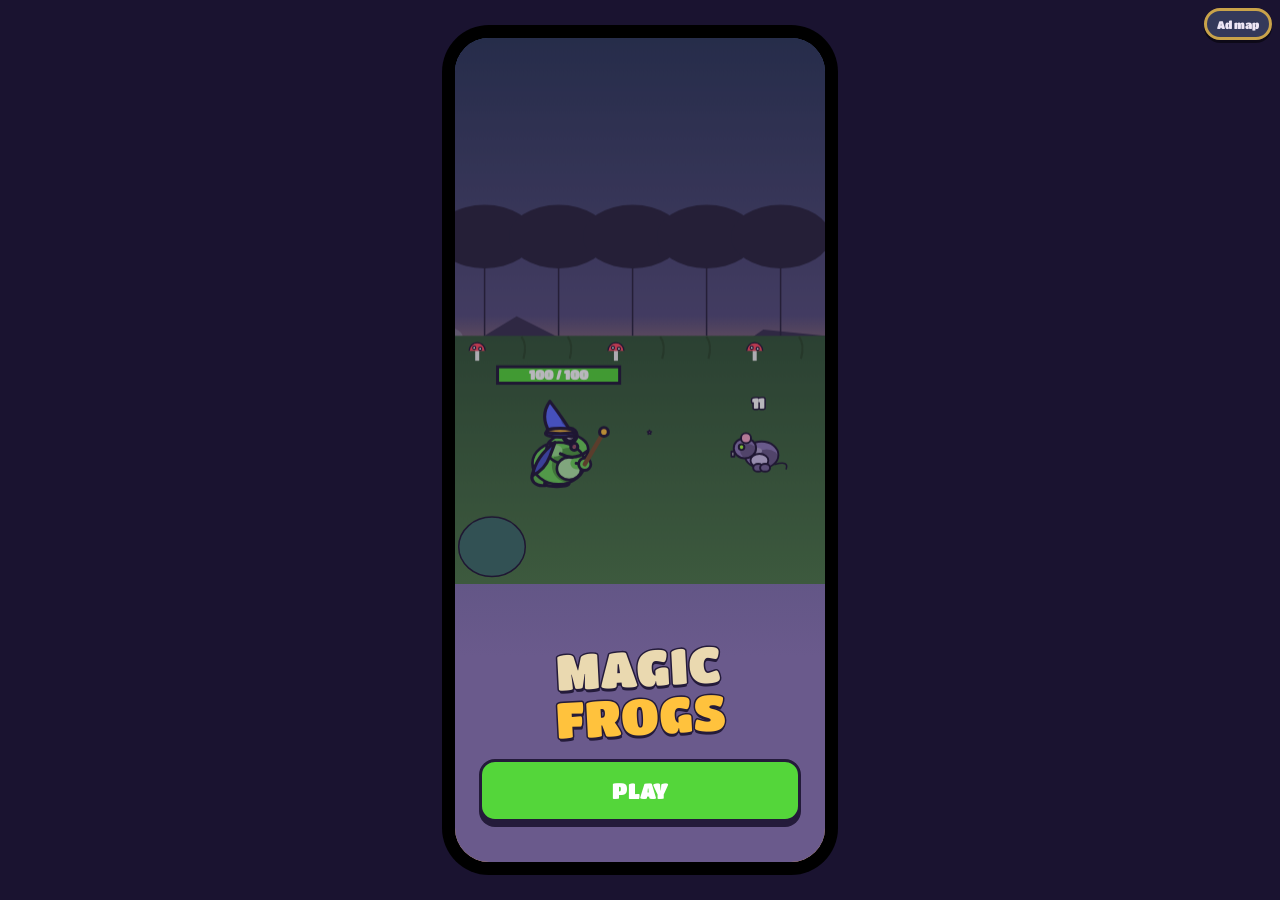
<file: index.html>
<!doctype html>
<html lang="en">
<head>
<meta charset="utf-8">
<meta name="viewport" content="width=device-width, initial-scale=1, viewport-fit=cover">
<meta name="theme-color" content="#1A1330">
<title>Magic Frogs</title>
<link rel="preconnect" href="https://fonts.googleapis.com">
<link rel="preconnect" href="https://fonts.gstatic.com" crossorigin>
<link href="https://fonts.googleapis.com/css2?family=Kreon:wght@400;700&family=Titan+One&display=swap" rel="stylesheet">
<link rel="stylesheet" href="style.css">
</head>
<body>
<div id="frame">
  <div id="phone">
    <div id="app">
      <div id="title" class="screen"></div>
      <div id="home" class="screen"></div>
      <div id="tower" class="screen"></div>
      <div id="frog" class="screen"></div>
      <div id="shop" class="screen"></div>
      <div id="pass" class="screen"></div>
      <div id="spellbook" class="screen"></div>
      <div id="daily" class="screen"></div>
      <div id="dailybrew" class="screen"></div>
      <div id="prerun" class="screen"></div>
      <div id="run" class="screen"></div>
      <div id="results" class="screen"></div>
      <nav id="navbar"></nav>
      <div id="revive" class="overlay"></div>
      <div id="spell-detail" class="overlay"></div>
      <div id="gear-detail" class="overlay"></div>
      <div id="ad" class="overlay"></div>
      <div id="admap" class="overlay"></div>
    </div>
  </div>
  <button id="admap-toggle" type="button">Ad map</button>
</div>

<div id="toast-host"></div>
<div id="test-flow-b" style="display:none"></div>

<svg id="icon-sprite-slot" hidden></svg>

<script src="meta.js"></script>
<script src="sim.js"></script>
<script src="sim-b.js"></script>
<script src="art.js"></script>
<script src="run-b.js"></script>
<script>
  (function () {
    try {
      if (window.Art && Art.ICON_SPRITE) {
        var slot = document.getElementById('icon-sprite-slot');
        slot.outerHTML = Art.ICON_SPRITE;
      }
    } catch (e) { /* icon sprite is cosmetic; a missing Art must not stop the page */ }
  })();
</script>
<script src="ui.js"></script>

</body>
</html>
</file>
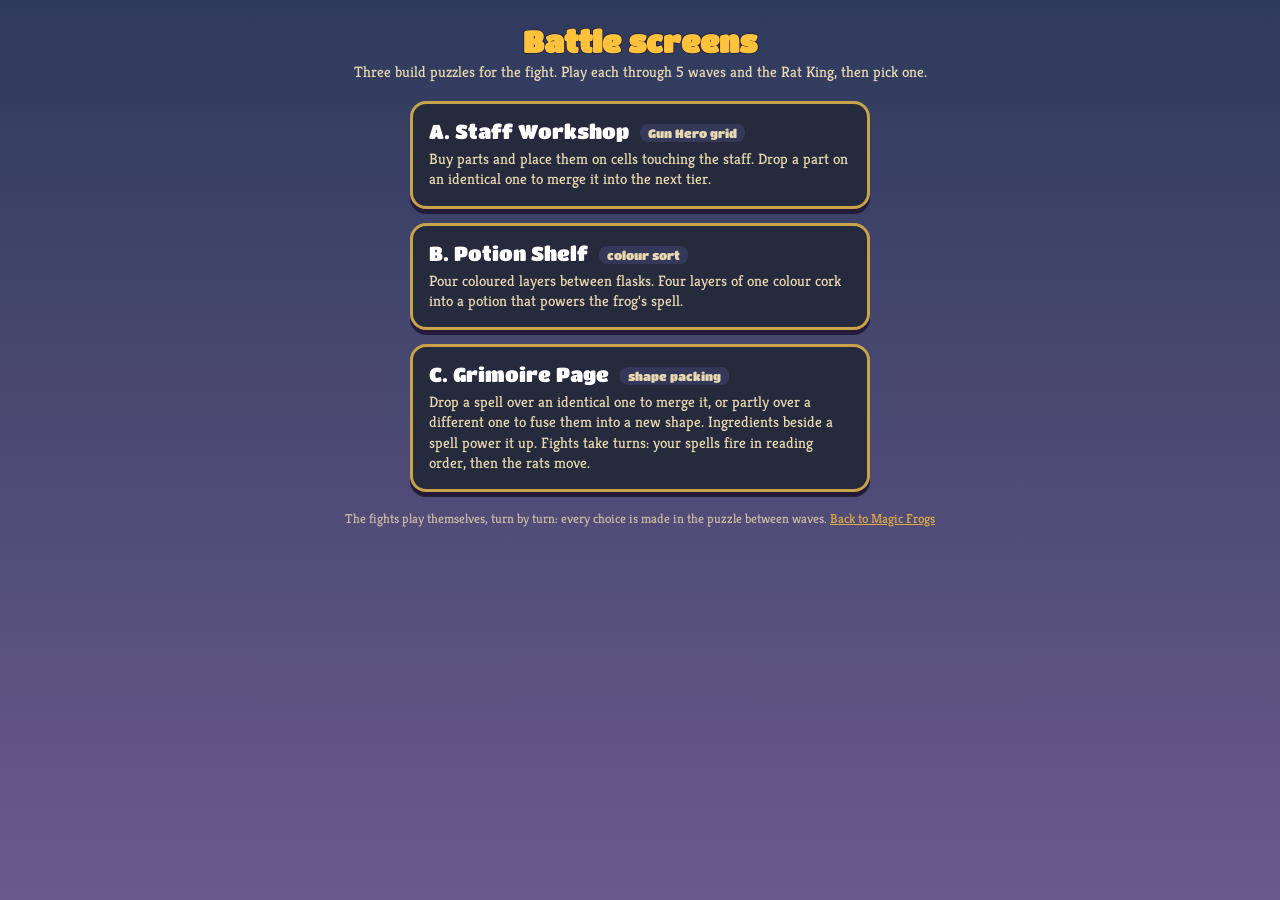
<file: battle-screens/index.html>
<!doctype html>
<html lang="en">
<head>
<meta charset="utf-8">
<meta name="viewport" content="width=device-width, initial-scale=1">
<title>Magic Frogs battle screens</title>
<link href="https://fonts.googleapis.com/css2?family=Kreon:wght@400;700&family=Titan+One&display=swap" rel="stylesheet">
<style>
  :root { --slate: #262A3D; --raised: #34395A; --trim: #C9A34A; --parch: #EAD9B0; --ink: #241B3A; --go: #54D63A; }
  * { box-sizing: border-box; }
  body { margin: 0; min-height: 100vh; background: linear-gradient(#2E3A5C, #6A5A8C); color: var(--parch); font-family: "Kreon", Georgia, serif; padding: 24px 16px; }
  h1 { font-family: "Titan One", "Arial Rounded MT Bold", sans-serif; color: #FFC23D; font-size: 30px; margin: 0 0 4px; text-align: center; -webkit-text-stroke: 1.5px var(--ink); paint-order: stroke fill; }
  p.lead { text-align: center; margin: 0 0 20px; font-size: 15px; }
  a.card { display: block; max-width: 460px; margin: 0 auto 14px; padding: 16px; background: var(--slate); border: 3px solid var(--trim); border-radius: 16px; box-shadow: 0 5px 0 var(--ink); color: var(--parch); text-decoration: none; }
  a.card:active { transform: translateY(3px); box-shadow: 0 2px 0 var(--ink); }
  .name { font-family: "Titan One", sans-serif; font-size: 20px; color: #fff; -webkit-text-stroke: 1px var(--ink); paint-order: stroke fill; }
  .tag { display: inline-block; font-size: 12px; background: var(--raised); border-radius: 8px; padding: 2px 8px; margin-left: 6px; vertical-align: middle; color: var(--parch); -webkit-text-stroke: 0; }
  .what { margin-top: 6px; font-size: 15px; line-height: 1.35; }
  .foot { text-align: center; font-size: 13px; opacity: 0.8; margin-top: 18px; }
  .foot a { color: #FFC23D; }
</style>
</head>
<body>
  <h1>Battle screens</h1>
  <p class="lead">Three build puzzles for the fight. Play each through 5 waves and the Rat King, then pick one.</p>
  <a class="card" href="a-staff-workshop/">
    <div class="name">A. Staff Workshop <span class="tag">Gun Hero grid</span></div>
    <div class="what">Buy parts and place them on cells touching the staff. Drop a part on an identical one to merge it into the next tier.</div>
  </a>
  <a class="card" href="b-potion-shelf/">
    <div class="name">B. Potion Shelf <span class="tag">colour sort</span></div>
    <div class="what">Pour coloured layers between flasks. Four layers of one colour cork into a potion that powers the frog's spell.</div>
  </a>
  <a class="card" href="c-grimoire-page/">
    <div class="name">C. Grimoire Page <span class="tag">shape packing</span></div>
    <div class="what">Drop a spell over an identical one to merge it, or partly over a different one to fuse them into a new shape. Ingredients beside a spell power it up. Fights take turns: your spells fire in reading order, then the rats move.</div>
  </a>
  <p class="foot">The fights play themselves, turn by turn: every choice is made in the puzzle between waves. <a href="../">Back to Magic Frogs</a></p>
</body>
</html>
</file>
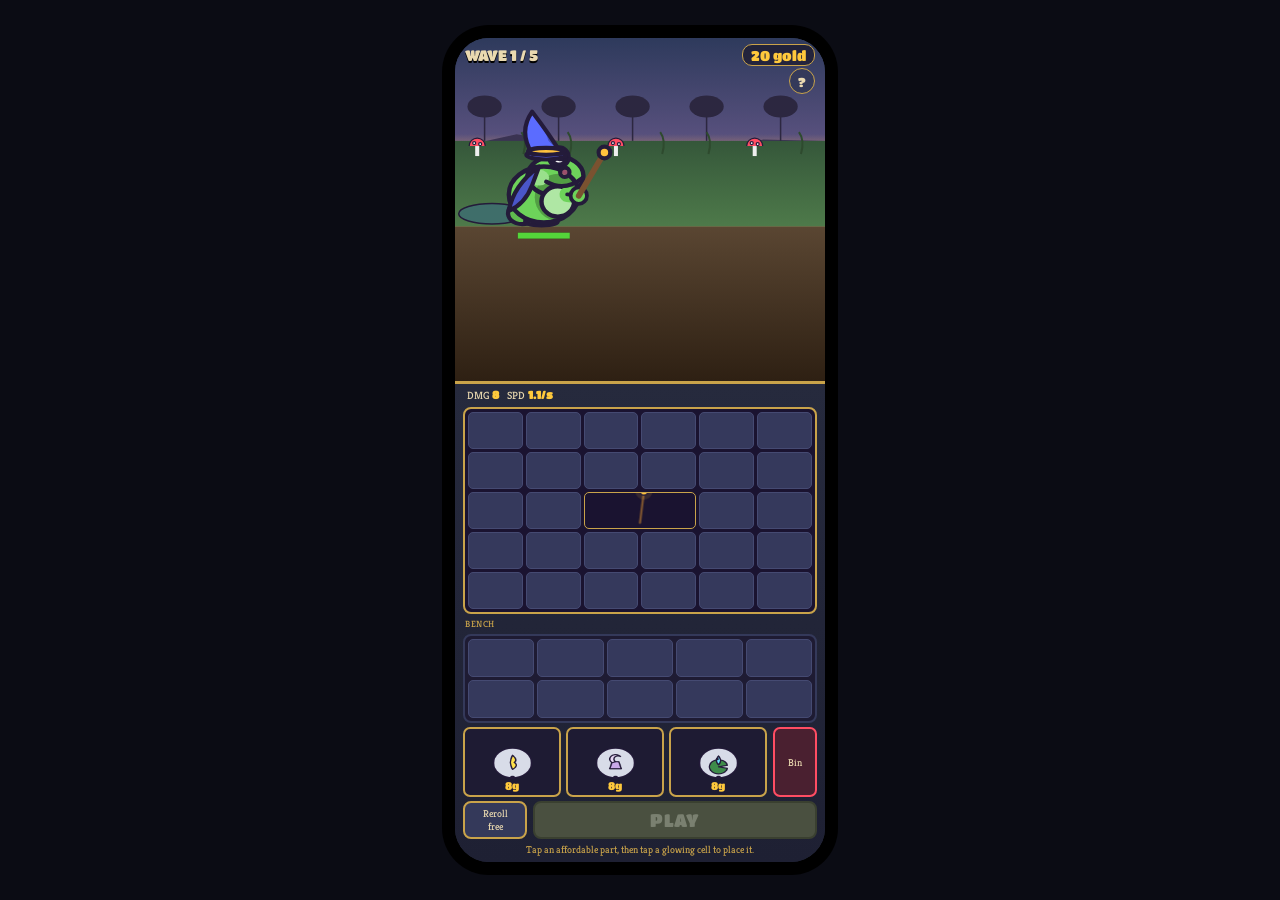
<file: battle-screens/a-staff-workshop/index.html>
<!doctype html>
<html lang="en">
<head>
<meta charset="utf-8">
<meta name="viewport" content="width=device-width, initial-scale=1">
<title>Staff Workshop</title>
<link rel="preconnect" href="https://fonts.googleapis.com">
<link rel="preconnect" href="https://fonts.gstatic.com" crossorigin>
<link href="https://fonts.googleapis.com/css2?family=Kreon:wght@400;700&family=Titan+One&display=swap" rel="stylesheet">
<link rel="stylesheet" href="style.css">
</head>
<body>
<div id="frame">
  <div id="phone">
    <div id="fight-wrap">
      <canvas id="fight"></canvas>
      <div id="hud">
        <div id="hud-wave" class="rb-hud-wave">WAVE 1 / 5</div>
        <div id="hud-gold"><span id="gold-value">20</span> gold</div>
      </div>
      <button id="btn-help" type="button">?</button>
    </div>

    <div id="build">
      <div id="stats-bar"></div>

      <div id="grid"></div>

      <div id="bench-label">Bench</div>
      <div id="bench"></div>

      <div id="tray-row">
        <div id="shop"></div>
        <div id="bin" title="Sell"><span>Bin</span></div>
      </div>

      <div id="controls-row">
        <button id="btn-reroll" type="button">Reroll<br><span id="reroll-cost">free</span></button>
        <button id="btn-play" type="button" disabled>PLAY</button>
      </div>

      <div id="hint-line"></div>
      <div id="lock-badge">LOCKED</div>
    </div>

    <div id="overlay-help" class="overlay hidden">
      <div class="overlay-card">
        <h2>How to play</h2>
        <p>Buy a part, then tap it and tap a glowing cell to place it next to the staff.</p>
        <p>Drop an identical part onto another one to merge it up a tier.</p>
        <p>Press PLAY when ready. The build decides how hard the frog hits.</p>
        <button id="btn-help-close" type="button">Got it</button>
      </div>
    </div>

    <div id="overlay-end" class="overlay hidden">
      <div class="overlay-card">
        <h2 id="end-title">Victory</h2>
        <p id="end-text"></p>
        <button id="btn-retry" type="button">Retry</button>
      </div>
    </div>
  </div>
</div>

<script src="../_shared/art.js"></script>
<script src="../_shared/meta.js"></script>
<script src="game.js"></script>
</body>
</html>
</file>
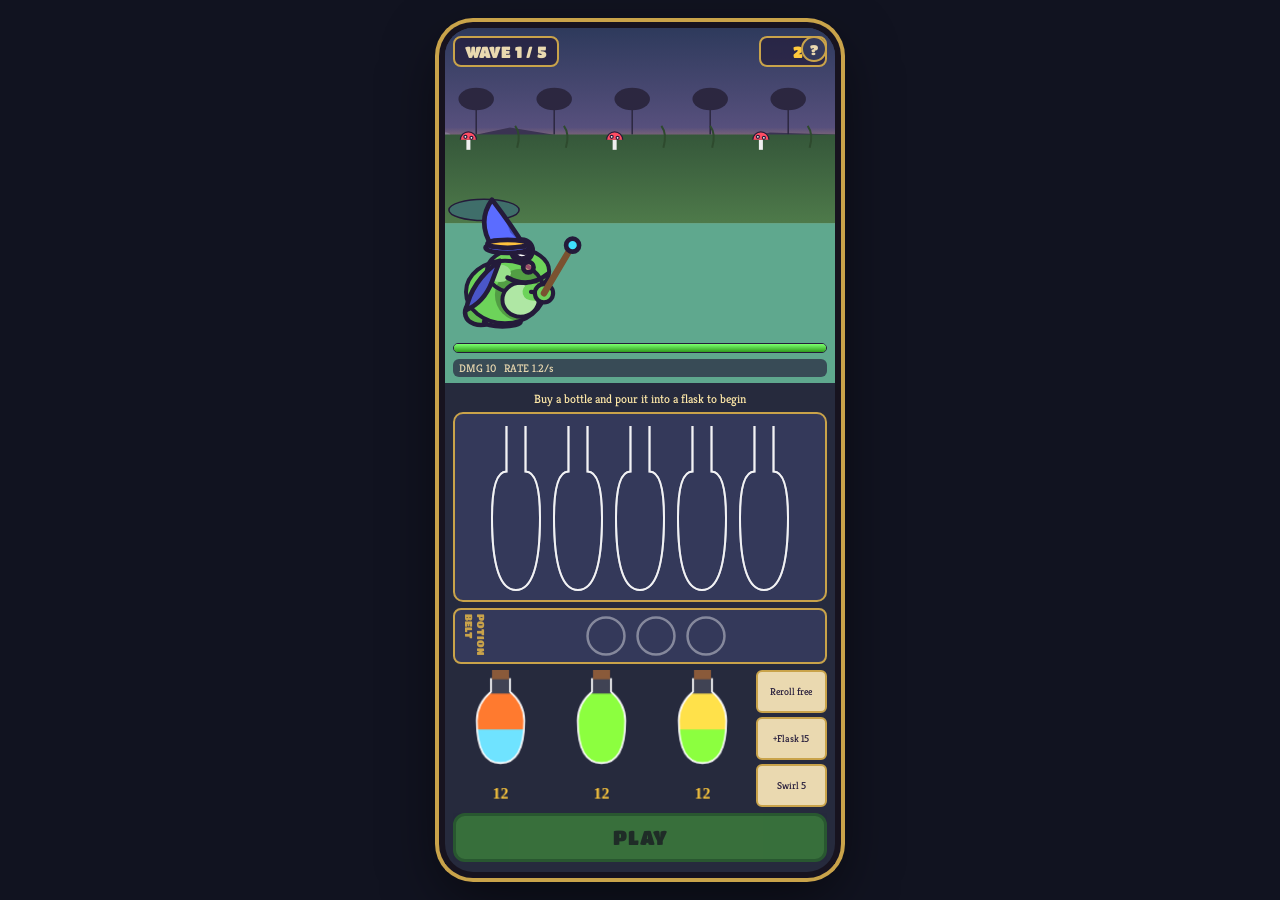
<file: battle-screens/b-potion-shelf/index.html>
<!doctype html>
<html lang="en">
<head>
<meta charset="utf-8">
<meta name="viewport" content="width=device-width, initial-scale=1">
<title>Potion Shelf - Magic Frogs prototype B</title>
<link rel="preconnect" href="https://fonts.googleapis.com">
<link href="https://fonts.googleapis.com/css2?family=Kreon:wght@400;700&family=Titan+One&display=swap" rel="stylesheet">
<link rel="stylesheet" href="style.css">
</head>
<body>
<div id="stage">
  <div id="phone">
    <div id="fight-wrap">
      <canvas id="fight-canvas" width="390" height="355"></canvas>
      <div id="hud-top">
        <div id="hud-wave" class="hud-wave">WAVE 1 / 5</div>
        <div id="hud-gold"><svg class="icon" viewBox="0 0 24 24"><use href="#i-coin"></use></svg><span id="gold-num">20</span></div>
      </div>
      <div id="hud-hp-bar"><div id="hud-hp-fill"></div></div>
      <button id="btn-help" title="How to play">?</button>
      <div id="stats-bar">
        <span id="stat-dmg">DMG 10</span>
        <span id="stat-rate">RATE 1.2/s</span>
        <span id="stat-effects"></span>
      </div>
    </div>

    <div id="puzzle-wrap">
      <div id="hint-line" class="hint-line" hidden></div>

      <div id="shelf-row"></div>

      <div id="belt-row">
        <div class="belt-label">POTION BELT</div>
        <div id="belt-slots"></div>
      </div>

      <div id="shop-row">
        <div id="offers"></div>
        <div id="shop-tools">
          <button id="btn-reroll" class="btn-tool">Reroll <span id="reroll-cost">free</span></button>
          <button id="btn-buy-flask" class="btn-tool">+Flask <span id="flask-cost">15</span></button>
          <button id="btn-swirl" class="btn-tool">Swirl <span id="swirl-cost">5</span></button>
        </div>
      </div>

      <button id="btn-play">PLAY</button>

      <div id="lock-overlay" hidden>
        <svg class="icon icon-lock" viewBox="0 0 24 24"><use href="#i-lock"></use></svg>
        <div>Fighting...</div>
      </div>
    </div>

    <canvas id="fx-canvas" width="390" height="844"></canvas>

    <div id="refuse-line" class="refuse-line" hidden></div>

    <div id="help-overlay" hidden>
      <div id="help-box">
        <p>Tap a flask to lift it, tap another to pour. Same colour stacks pour together.</p>
        <p>Fill a flask with one colour to cork a potion. Potions on the belt power the frog's spell.</p>
        <p>Buy ingredient bottles between waves, then tap the bottle and a flask to pour it in.</p>
        <button id="btn-help-close">Got it</button>
      </div>
    </div>

    <div id="end-overlay" hidden>
      <div id="end-box">
        <div id="end-title">Victory</div>
        <button id="btn-retry">Retry</button>
      </div>
    </div>
  </div>
</div>
<script src="../_shared/art.js"></script>
<script src="../_shared/meta.js"></script>
<script src="app.js"></script>
</body>
</html>
</file>
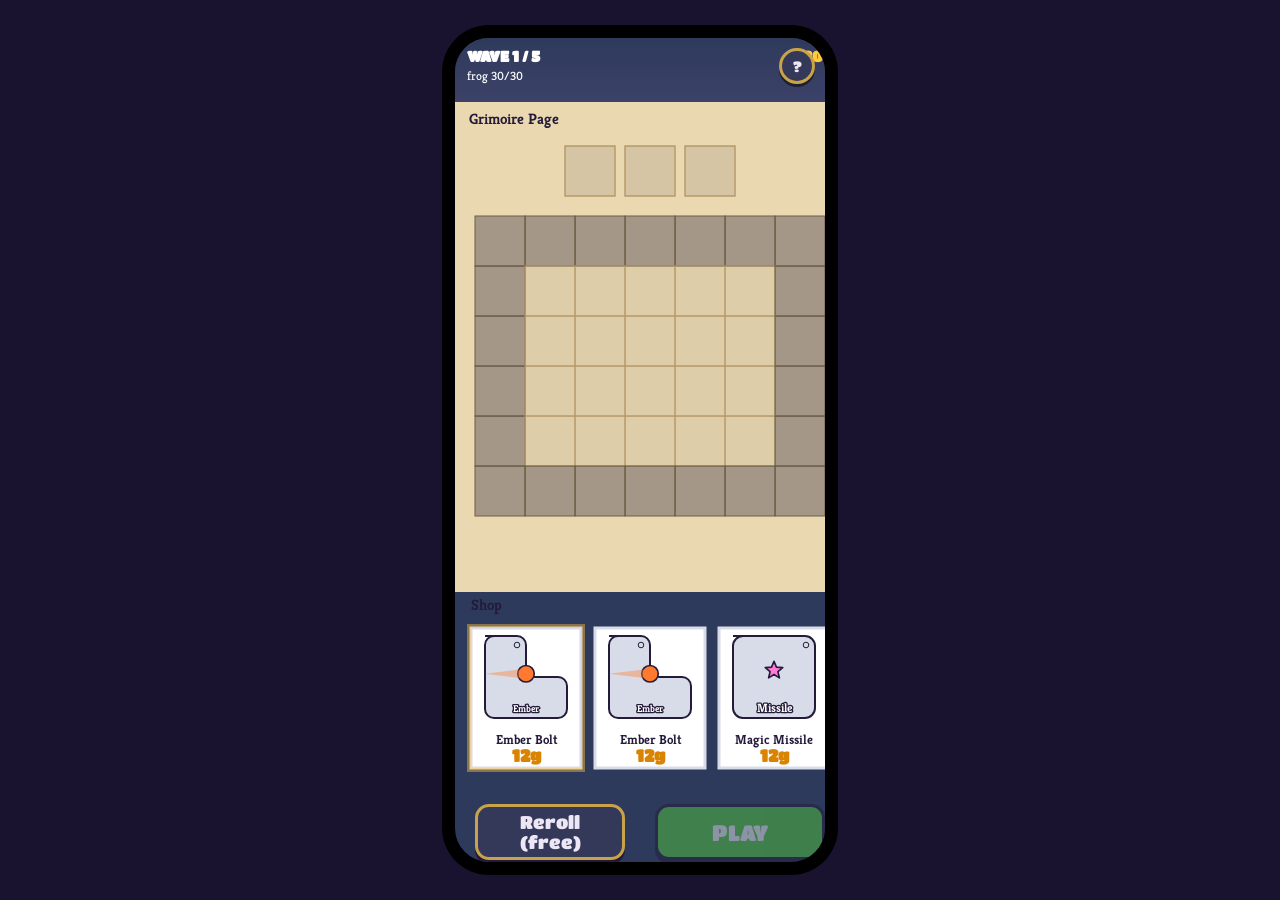
<file: battle-screens/c-grimoire-page/index.html>
<!doctype html>
<html lang="en">
<head>
<meta charset="utf-8">
<meta name="viewport" content="width=device-width, initial-scale=1">
<title>Grimoire Page</title>
<link rel="preconnect" href="https://fonts.googleapis.com">
<link rel="preconnect" href="https://fonts.gstatic.com" crossorigin>
<link href="https://fonts.googleapis.com/css2?family=Kreon:wght@400;700&family=Titan+One&display=swap" rel="stylesheet">
<link rel="stylesheet" href="style.css">
</head>
<body>
<div id="frame">
  <div id="phone">
    <canvas id="stage-fight" width="390" height="354"></canvas>
    <div id="page-panel">
      <canvas id="stage-page" width="390" height="490"></canvas>
    </div>
    <div id="shop-tray">
      <canvas id="stage-shop" width="390" height="290"></canvas>
      <button id="btn-reroll" type="button" class="ui-btn ui-btn-ghost">Reroll</button>
      <button id="btn-play" type="button" class="ui-btn ui-btn-go" disabled>PLAY</button>
    </div>
    <button id="btn-help" type="button" class="hud-btn">?</button>
    <button id="btn-rotate" type="button" class="hud-btn hidden">R</button>
    <button id="btn-retry" type="button" class="ui-btn ui-btn-go hidden">Retry</button>
    <div id="toast" class="toast"></div>
    <div id="howto" class="overlay hidden">
      <div class="panel">
        <p>Drag or tap a piece to pick it up, tap again to rotate it.</p>
        <p>Drop it on the page: green fits, red does not. Fully overlap a twin (gold) to merge it.</p>
        <p>Overlap a different spell of the same tier to fuse them: the new piece is the shape of both combined. Place an ingredient beside a spell (not on it) to buff every spell it touches.</p>
        <p>The fight is turn based: your spells fire in reading order (top row first, left to right), then the rats step. Line up ice before blast, poison before fire, and more, for a combo.</p>
        <button id="btn-howto-close" type="button" class="ui-btn ui-btn-go">Got it</button>
      </div>
    </div>
  </div>
</div>
<script src="../_shared/art.js"></script>
<script src="../_shared/meta.js"></script>
<script src="game.js"></script>
</body>
</html>
</file>
<file: style.css>
/* Magic Frogs prototype: shell styles. Art direction v2 (Milton, 2026-09-29):
   Slay the Spire mood meets Gun Hero readability. Dark slate UI panels with gold
   trim, parchment for the spell book and text boxes, Kreon for prose, Titan One
   still for numbers/prices/the logo. No dark mode: every colour set explicitly. */

:root {
  --ink: #241B3A;
  --sky: #7FD6FF; --sky-2: #D8F6FF;
  --grass: #8FDB54; --grass-2: #63B83A;
  --bog: #5FA88E;
  --road: #6F6A93; --road-2: #858AB0; --dash: #FFF3C4;
  --good: #2F86FF; --bad: #FF4D63; --gold: #FFC23D;
  --fire: #FF7A2F; --ice: #6FE3FF; --poison: #8CFF3F; --blast: #C35CFF; --storm: #FFE14A; --arcane: #FF7BD5;
  --panel: #FFF7E8; --panel-2: #FFE7B8;
  --go: #54D63A; --go-shade: #2F9C1E;
  --ad: #B44DFF; --ad-shade: #7F24C9;
  --buy: #FFB020; --buy-shade: #D98300;
  --coin: #FFC93C; --gem: #3FE0FF;
  --frame: #1A1330;
  --t1: #D8DCE8; --t2: #6EE06A; --t3: #4FA8FF; --t4: #B266FF; --t5: #FFC23D;

  /* v2: Slay the Spire dark UI + dusk bog mood */
  --slate: #262A3D; --slate-raised: #34395A; --trim: #C9A34A;
  --parchment: #EAD9B0; --parchment-ink: #241B3A;
  --dusk-top: #2E3A5C; --dusk-bot: #6A5A8C; --dusk-glow: #F2A65A;
  --fog: rgba(184, 198, 217, 0.25);
  --bog-ground: #4E7A4A; --bog-shade: #35573A; --bog-water: #3F6E6A;
}

* { box-sizing: border-box; }

svg { width: 18px; height: 18px; display: inline-block; vertical-align: middle; flex: 0 0 auto; }

html, body {
  margin: 0; padding: 0;
  background: var(--frame);
  font-family: "Kreon", Georgia, serif;
  font-weight: 400;
  color: var(--parchment-ink);
  -webkit-font-smoothing: antialiased;
  overflow: hidden;
  height: 100%;
}

body { height: 100vh; }

.titan { font-family: "Titan One", "Arial Rounded MT Bold", "Trebuchet MS", sans-serif; }

.tabular { font-variant-numeric: tabular-nums; }

.stroke {
  color: #fff;
  -webkit-text-stroke: 3px var(--ink);
  paint-order: stroke fill;
  text-shadow: 0 3px 0 var(--ink);
}

#frame {
  position: fixed; inset: 0;
  display: flex; align-items: center; justify-content: center;
  background: var(--frame);
}

#phone {
  position: relative;
  width: 390px; height: 844px;
  background: var(--dusk-top);
  border-radius: 44px;
  border: 10px solid #000;
  box-shadow: 0 0 0 3px #000;
  overflow: hidden;
}

@media (max-width: 500px) {
  #phone {
    position: fixed; inset: 0;
    width: 100%; height: 100%;
    max-width: 100vw;
    border-radius: 0; border: 0; box-shadow: none;
    padding-top: env(safe-area-inset-top);
    padding-bottom: env(safe-area-inset-bottom);
  }
  #frame { padding: 0; }
}

#app { position: absolute; inset: 0; width: 100%; max-width: 100%; }

.screen {
  position: absolute; inset: 0;
  display: none;
  flex-direction: column;
  background: linear-gradient(180deg, var(--dusk-top), var(--dusk-bot) 75%),
              linear-gradient(0deg, var(--dusk-glow) 0%, transparent 18%);
  overflow-y: auto;
  overflow-x: hidden;
  -webkit-overflow-scrolling: touch;
}
.screen::before {
  content: '';
  position: absolute; left: 0; right: 0; top: 30%; height: 40px;
  background: var(--fog);
  pointer-events: none;
}
.screen.on { display: flex; }

.overlay {
  position: absolute; inset: 0;
  z-index: 50;
  display: none;
  align-items: center; justify-content: center;
  background: rgba(20, 15, 35, 0.55);
}
.overlay.on { display: flex; }

.scrim {
  position: absolute; inset: 0;
  background: rgba(20, 15, 35, 0.3);
  z-index: 1;
}

/* ---- Buttons ---- */

button, .btn {
  font-family: "Titan One", sans-serif;
  font-size: 16px;
  color: #fff;
  background: var(--go);
  border: 3px solid var(--ink);
  border-radius: 16px;
  box-shadow: 0 5px 0 var(--ink);
  padding: 12px 18px;
  min-height: 44px;
  min-width: 44px;
  cursor: pointer;
  display: inline-flex; align-items: center; justify-content: center;
  gap: 6px;
  -webkit-tap-highlight-color: transparent;
  user-select: none;
  transition: transform 0.05s;
}
button:active, .btn:active { transform: translateY(3px); box-shadow: 0 2px 0 var(--ink); }
button:focus-visible, .btn:focus-visible { outline: 3px solid var(--gold); outline-offset: 2px; }

.btn-go { background: var(--go); border-color: var(--ink); }
.btn-ad { background: var(--ad); }
.btn-buy { background: var(--buy); }
.btn-ghost { background: var(--slate-raised); color: #EDE6F5; border-color: var(--trim); box-shadow: 0 5px 0 rgba(0,0,0,0.5); }
.btn-ghost:active { box-shadow: 0 2px 0 rgba(0,0,0,0.5); }
.btn-text {
  background: none; border: none; box-shadow: none; color: var(--ink);
  text-decoration: underline; font-family: "Kreon", Georgia, serif; font-weight: 700; font-size: 14px;
}
.btn-lock { background: #9A93B0; }
.btn-small { padding: 8px 12px; font-size: 13px; min-height: 36px; }
.btn-block { width: 100%; }

.icon-ad { width: 20px; height: 20px; }

/* ---- Panels / cards ---- */

.panel {
  position: relative;
  background: var(--slate);
  color: #EDE6F5;
  border: 3px solid var(--trim);
  border-radius: 18px;
  box-shadow: 0 5px 0 rgba(0, 0, 0, 0.5);
  padding: 14px;
}
.panel::before, .panel::after {
  content: '';
  position: absolute;
  width: 8px; height: 8px;
  background: var(--trim);
  transform: rotate(45deg);
}
.panel::before { top: -4px; left: -4px; }
.panel::after { bottom: -4px; right: -4px; }

.panel-raised { background: var(--slate-raised); }

.parchment {
  background: var(--parchment);
  color: var(--parchment-ink);
  border: 2px solid var(--trim);
  border-radius: 12px;
  padding: 8px 10px;
}

.card { margin: 10px 16px; }

.row { display: flex; align-items: center; gap: 10px; min-width: 0; flex-wrap: wrap; }
.col { display: flex; flex-direction: column; gap: 8px; min-width: 0; }
.between { justify-content: space-between; }
.wrap { flex-wrap: wrap; }
.grow { flex: 1 1 auto; min-width: 0; }
.center { align-items: center; justify-content: center; }

.pill {
  background: var(--slate-raised);
  color: #EDE6F5;
  border: 3px solid var(--trim);
  border-radius: 999px;
  box-shadow: 0 3px 0 rgba(0, 0, 0, 0.5);
  padding: 4px 10px 4px 6px;
  display: inline-flex; align-items: center; gap: 6px;
  font-family: "Titan One", sans-serif; font-size: 14px;
}
.pill .add {
  width: 20px; height: 20px; border-radius: 50%;
  background: var(--go); border: 2px solid var(--ink);
  display: inline-flex; align-items: center; justify-content: center;
  color: #fff; font-size: 14px; line-height: 1;
}

/* ---- Top bars, nav ---- */

.topbar {
  position: relative; z-index: 2;
  display: flex; align-items: center; gap: 8px; flex-wrap: wrap;
  padding: 10px 12px;
  flex: 0 0 auto;
}

.avatar {
  width: 48px; height: 48px; border-radius: 50%;
  border: 3px solid var(--trim); background: var(--parchment);
  overflow: hidden;
}
.avatar canvas { width: 100%; height: 100%; }

#navbar {
  position: absolute; left: 0; right: 0; bottom: 0;
  z-index: 40;
  display: none;
  background: var(--slate);
  border-top: 3px solid var(--trim);
  padding: 6px 4px calc(6px + env(safe-area-inset-bottom, 0px));
  justify-content: space-around;
  align-items: flex-end;
}
#navbar.on { display: flex; }
.navbtn {
  background: none; border: none; box-shadow: none; color: #B9B3D6;
  flex-direction: column; gap: 2px; font-family: "Kreon", Georgia, serif; font-weight: 700; font-size: 11px;
  padding: 4px 6px; min-height: 44px;
}
.navbtn svg { width: 22px; height: 22px; }
.navbtn.active { color: var(--go-shade); }
.navbtn.raised {
  background: var(--go); color: #fff; border: 3px solid var(--ink); border-radius: 16px;
  box-shadow: 0 4px 0 var(--ink); transform: translateY(-10px); padding: 8px 10px;
}
.navbtn.raised.active { background: var(--go-shade); }

.dot {
  position: absolute; top: 2px; right: 2px;
  width: 10px; height: 10px; border-radius: 50%;
  background: var(--bad); border: 2px solid var(--ink);
}

/* ---- Toast ---- */

#toast-host {
  position: fixed; left: 0; right: 0; bottom: 90px;
  z-index: 200; display: flex; flex-direction: column; align-items: center; gap: 8px;
  pointer-events: none;
}
.toast {
  background: var(--ink); color: #fff;
  border-radius: 12px; padding: 10px 16px;
  font-family: "Kreon", Georgia, serif; font-weight: 700; font-size: 14px;
  box-shadow: 0 3px 0 #000;
  max-width: 320px; text-align: center;
}

/* ---- Title screen ---- */

#title { justify-content: space-between; }
.title-logo {
  margin: 60px auto 0; transform: rotate(-3deg);
  text-align: center; line-height: 0.95;
}
.title-logo .l1 { display: block; font-size: 50px; color: var(--parchment); -webkit-text-stroke: 3px var(--ink); paint-order: stroke fill; }
.title-logo .l2 { display: block; font-size: 50px; color: var(--gold); -webkit-text-stroke: 3px var(--ink); paint-order: stroke fill; }
.title-core-btns { display: flex; flex-direction: column; gap: 14px; padding: 20px 24px 40px; }
.core-btn { flex-direction: column; padding: 16px; font-size: 22px; gap: 2px; }
.core-btn .sub { font-family: "Kreon", Georgia, serif; font-weight: 400; font-size: 12px; }
.title-stage { flex: 1 1 auto; position: relative; }
.title-stage canvas { position: absolute; inset: 0; width: 100%; height: 100%; }

/* ---- Home ---- */

#home .topbar { flex-wrap: wrap; }
.rankbar {
  height: 8px; border-radius: 6px; background: #fff; border: 2px solid var(--ink); overflow: hidden; width: 90px;
}
.rankbar > i { display: block; height: 100%; background: var(--gold); }
.topbar-row { display: flex; align-items: center; gap: 8px; width: 100%; }
.currencies { display: flex; gap: 6px; width: 100%; flex-wrap: wrap; justify-content: flex-end; min-width: 0; margin-top: 4px; }

.chapter-card { position: relative; }
.chapter-card .stage { height: 160px; border-radius: 14px; overflow: hidden; border: 3px solid var(--trim); position: relative; background: var(--dusk-top); }
.chapter-card .stage canvas { width: 100%; height: 100%; }
.chapter-card .chests { display: flex; gap: 8px; margin-top: 8px; }
.chest-icon { width: 30px; height: 30px; }

.home-cols { display: grid; grid-template-columns: minmax(0, 1fr) minmax(0, 1fr); gap: 10px; margin: 0 16px 100px; }
.home-cols .col { min-width: 0; }
.mini-card { padding: 10px; text-align: center; position: relative; min-width: 0; }
.mini-card svg { width: 28px; height: 28px; }

.play-big { font-size: 26px; padding: 16px; margin: 4px 16px 12px; }

/* ---- Tower / Wizards / Shop / Spellbook lists ---- */

.building-card, .wizard-card, .shop-card { margin-bottom: 10px; }
.building-card .head, .wizard-card .head { display: flex; align-items: center; gap: 10px; }
.building-card .icon-box, .wizard-card .icon-box { width: 48px; height: 48px; border-radius: 12px; background: var(--slate-raised); border: 2px solid var(--trim); display: flex; align-items: center; justify-content: center; }
.building-card .icon-box svg { width: 26px; height: 26px; }
.rank-name { font-family: "Titan One", sans-serif; }

.spellbook-grid { display: grid; grid-template-columns: repeat(3, minmax(0, 1fr)); gap: 10px; margin: 10px 16px 100px; }
.spell-page { padding: 10px; text-align: center; aspect-ratio: 1; display: flex; flex-direction: column; align-items: center; justify-content: center; gap: 4px; }
.spell-page.blank { background: #C9B98C; color: #8A7A55; border-color: #8A7A55; }
.spell-page .name { font-size: 11px; font-family: "Kreon", Georgia, serif; font-weight: 700; }
.elem-dot { width: 10px; height: 10px; border-radius: 50%; display: inline-block; margin: 0 1px; border: 1.5px solid var(--ink); }

/* ---- Daily ---- */

.daily-grid { display: grid; grid-template-columns: repeat(4, minmax(0, 1fr)); gap: 8px; margin: 10px 16px; }
.daily-day { padding: 8px; text-align: center; font-size: 11px; }
.daily-day.claimed { background: var(--go); color: #fff; }
.daily-day.today { border-color: var(--gold); box-shadow: 0 5px 0 var(--gold); }

/* ---- Prerun ---- */

#prerun { align-items: center; justify-content: center; gap: 14px; padding: 20px; }
#prerun .panel { width: 100%; max-width: 340px; }

/* ---- Results ---- */

#results { align-items: center; justify-content: center; gap: 12px; padding: 20px; text-align: center; }
#results .panel { width: 100%; max-width: 340px; }
.stat-line { display: flex; justify-content: space-between; font-family: "Kreon", Georgia, serif; font-weight: 700; }

/* ---- Revive overlay ---- */

#revive .panel, #ad .panel, #admap .panel { width: 320px; max-width: 88vw; }
#revive .cauldron-row { display: flex; gap: 4px; overflow-x: auto; padding: 6px 0; }
#revive .cauldron-row .cell { width: 28px; height: 28px; border-radius: 6px; border: 2px solid var(--trim); background: var(--slate-raised); flex: 0 0 auto; }

/* ---- Ad mock ---- */

.ad-mock { text-align: center; }
.ad-video { background: #333; color: #ccc; border-radius: 10px; height: 160px; display: flex; align-items: center; justify-content: center; margin: 10px 0; font-family: "Kreon", Georgia, serif; }
.ad-close { position: absolute; top: -18px; right: -18px; width: 44px; height: 44px; border-radius: 50%; padding: 0; background: var(--ink); }

/* ---- Designer panel ---- */

#admap-toggle {
  position: fixed; top: 8px; right: 8px; z-index: 300;
  font-size: 11px; padding: 6px 10px; min-height: 32px; background: var(--slate-raised); color: #EDE6F5; border-color: var(--trim); box-shadow: 0 3px 0 rgba(0,0,0,0.5);
}
@media (max-width: 500px) {
  #admap-toggle {
    top: auto; right: auto;
    left: 6px; bottom: calc(64px + env(safe-area-inset-bottom, 0px));
    font-size: 9px; padding: 4px 8px; min-height: 26px;
    opacity: 0.5;
  }
}
#admap .panel { max-height: 80vh; overflow-y: auto; }
#admap table { width: 100%; border-collapse: collapse; font-size: 11px; }
#admap td, #admap th { border-bottom: 1px solid var(--ink); padding: 4px; text-align: left; }
.ad-tag {
  display: inline-flex; align-items: center; gap: 3px;
  background: var(--ad); color: #fff; border: 2px solid var(--ink); border-radius: 8px;
  font-size: 10px; padding: 1px 5px; margin-left: 4px; font-family: "Titan One", sans-serif;
}

/* ---- Home: Pass round button ---- */

.pass-round {
  width: 44px; height: 44px; min-width: 44px; min-height: 44px;
  border-radius: 50%; padding: 0;
  background: var(--slate-raised); border-color: var(--trim);
  box-shadow: 0 3px 0 rgba(0, 0, 0, 0.5);
  flex: 0 0 auto;
}
.pass-round svg { width: 22px; height: 22px; }

/* ---- Section titles shared by Shop / Spell Book / Frog ---- */

.shop-section-title {
  font-family: "Titan One", sans-serif; font-size: 13px; color: var(--parchment);
  margin: 14px 16px 6px;
}

/* ---- Spell Book ---- */

.spellbook-grid { display: grid; grid-template-columns: repeat(3, minmax(0, 1fr)); gap: 10px; margin: 10px 16px; }
.spell-tile {
  padding: 8px; text-align: center; aspect-ratio: 1;
  display: flex; flex-direction: column; align-items: center; justify-content: center; gap: 2px;
  border-width: 3px; min-width: 0;
}
.spell-tile canvas { width: 56%; height: 56%; }
.spell-tile.locked { opacity: 0.55; }
.spell-tile.dim { background: #4A4560; border-color: #6A6482; }
.spell-tile .name { font-size: 11px; font-family: "Kreon", Georgia, serif; font-weight: 700; }

/* ---- Frog ---- */

.frog-stage-wrap { position: relative; height: 220px; flex-shrink: 0; margin: 8px 16px; }
#frog-stage-canvas { position: absolute; inset: 0; width: 100%; height: 100%; }
.frog-slots {
  position: absolute; left: 0; right: 0; bottom: 0;
  display: flex; justify-content: space-around; padding: 0 4px 4px;
  pointer-events: none;
}
.frog-slot-btn {
  pointer-events: auto;
  background: rgba(38, 42, 61, 0.85); border: 2px solid var(--trim); border-radius: 10px;
  box-shadow: none; padding: 4px; min-height: 0; min-width: 0;
  flex-direction: column; gap: 2px; color: #EDE6F5; font-size: 9px;
  font-family: "Kreon", Georgia, serif; font-weight: 700;
}
.frog-slot-btn:active { transform: none; }
.frog-slot-btn.empty { opacity: 0.6; }
.frog-slot-canvas { width: 40px; height: 40px; }

.gear-inventory-grid { display: grid; grid-template-columns: repeat(4, minmax(0, 1fr)); gap: 8px; margin: 8px 16px; }
.gear-inv-card {
  background: var(--slate); border: 2px solid var(--trim); border-radius: 12px;
  box-shadow: none; padding: 6px; min-height: 0;
  flex-direction: column; gap: 2px; color: #EDE6F5;
}
.gear-inv-card:active { transform: none; }
.gear-inv-card.equipped { border-color: var(--gold); box-shadow: 0 0 0 2px var(--gold) inset; }
.gear-inv-canvas { width: 44px; height: 44px; }

.set-row { display: flex; flex-direction: column; gap: 4px; }
.set-icons { display: flex; gap: 6px; }
.set-icon-canvas { width: 26px; height: 26px; border-radius: 6px; background: rgba(255,255,255,0.06); }
.set-icon-canvas.dim { opacity: 0.3; }

/* ---- Shop ---- */

.offer-banner { text-align: center; background: linear-gradient(180deg, var(--slate-raised), var(--slate)); }
.offer-countdown { font-family: "Titan One", sans-serif; font-size: 12px; color: var(--gold); margin-top: 4px; }

.daily-shop-grid { display: grid; grid-template-columns: repeat(2, minmax(0, 1fr)); gap: 10px; margin: 10px 16px; }
.daily-shop-card { text-align: center; }
.shop-item-canvas { width: 56px; height: 56px; }

.gem-pack-row { display: flex; gap: 8px; margin: 10px 16px 100px; }
.gem-pack-card { flex: 1 1 0; text-align: center; min-width: 0; }
.gem-pack-icon { width: 26px; height: 26px; }

/* ---- Locked ---- */

.locked-block { text-align: center; padding: 40px 24px; opacity: 0.85; }
.locked-block svg { width: 48px; height: 48px; margin-bottom: 10px; }
</file>
<file: battle-screens/a-staff-workshop/style.css>
:root {
  --slate: #262A3D;
  --slate2: #34395A;
  --gold: #C9A34A;
  --parchment: #EAD9B0;
  --go: #54D63A;
  --ad: #B44DFF;
  --buy: #FFB020;
  --good: #2F86FF;
  --bad: #FF4D63;
  --ink: #241B3A;
}

* { box-sizing: border-box; -webkit-tap-highlight-color: transparent; }

html, body {
  margin: 0; padding: 0; height: 100%;
  background: #0B0C14;
  font-family: Kreon, Georgia, serif;
  color: var(--parchment);
  touch-action: manipulation;
  overscroll-behavior: none;
  user-select: none;
}

#frame {
  position: fixed; inset: 0;
  display: flex; align-items: center; justify-content: center;
  background: #0B0C14;
}

#phone {
  position: relative;
  width: 390px; height: 844px;
  background: var(--slate);
  border-radius: 44px;
  border: 10px solid #000;
  box-shadow: 0 0 0 3px #000;
  overflow: hidden;
  display: flex;
  flex-direction: column;
}

@media (max-width: 500px) {
  #phone {
    position: fixed; inset: 0;
    width: 100%; height: 100%;
    border-radius: 0; border: 0; box-shadow: none;
    padding-top: env(safe-area-inset-top);
    padding-bottom: env(safe-area-inset-bottom);
  }
}

#fight-wrap {
  position: relative;
  flex: 0 0 42%;
  min-height: 0;
  background: #2E3A5C;
  border-bottom: 3px solid var(--gold);
}

#fight { display: block; width: 100%; height: 100%; }

#hud {
  position: absolute; top: 6px; left: 0; right: 0;
  display: flex; align-items: center; justify-content: space-between;
  padding: 0 10px;
  pointer-events: none;
}

#hud-wave {
  font-family: "Titan One", cursive;
  font-size: 15px;
  color: var(--parchment);
  text-shadow: 0 2px 0 #000;
}

#hud-gold {
  font-family: "Titan One", cursive;
  font-size: 14px;
  color: #FFC93C;
  background: rgba(20, 16, 30, 0.55);
  border: 1px solid var(--gold);
  border-radius: 10px;
  padding: 2px 8px;
}

#btn-help {
  position: absolute; top: 30px; right: 10px;
  width: 26px; height: 26px;
  border-radius: 50%;
  background: var(--slate2);
  border: 1px solid var(--gold);
  color: var(--parchment);
  font-family: "Titan One", cursive;
  font-size: 13px;
  line-height: 1;
  z-index: 5;
}

#build {
  flex: 1 1 0;
  min-height: 0;
  display: flex;
  flex-direction: column;
  gap: 4px;
  padding: 4px 8px 6px;
  background: linear-gradient(180deg, var(--slate), #1E2033);
  position: relative;
  transition: opacity 0.2s;
}

#build.locked { opacity: 0.55; pointer-events: none; }

#lock-badge {
  display: none;
  position: absolute;
  left: 50%; top: 50%;
  transform: translate(-50%, -50%);
  background: rgba(20, 16, 30, 0.85);
  border: 1px solid var(--gold);
  border-radius: 8px;
  padding: 4px 12px;
  font-family: "Titan One", cursive;
  font-size: 13px;
  color: var(--gold);
  z-index: 6;
  pointer-events: none;
}
#lock-badge.on { display: block; }

#stats-bar {
  flex: 0 0 auto;
  display: flex; flex-wrap: wrap;
  gap: 3px 8px;
  font-size: 10.5px;
  padding: 1px 4px;
}
#stats-bar .stat {
  color: var(--parchment);
  white-space: nowrap;
}
#stats-bar .stat b { font-family: "Titan One", cursive; color: #FFC93C; }
#stats-bar .stat.tick { animation: statTick 0.5s ease-out; }
#stats-bar .plus {
  color: var(--go);
  font-weight: bold;
}
@keyframes statTick {
  0% { transform: scale(1.35); color: var(--go); }
  100% { transform: scale(1); }
}

#grid {
  flex: 5 1 0;
  min-height: 0;
  display: grid;
  grid-template-columns: repeat(6, 1fr);
  grid-template-rows: repeat(5, 1fr);
  gap: 3px;
  width: 100%;
  background: #1A1330;
  border: 2px solid var(--gold);
  border-radius: 8px;
  padding: 3px;
}

#bench-label {
  flex: 0 0 auto;
  font-size: 9px;
  color: var(--gold);
  letter-spacing: 0.06em;
  text-transform: uppercase;
  margin: 0 2px;
}

#bench {
  flex: 2 1 0;
  min-height: 0;
  display: grid;
  grid-template-columns: repeat(5, 1fr);
  grid-template-rows: repeat(2, 1fr);
  gap: 3px;
  width: 100%;
  background: #1E1B33;
  border: 2px solid var(--slate2);
  border-radius: 8px;
  padding: 3px;
}

.cell {
  position: relative;
  background: #35395C;
  border-radius: 5px;
  border: 1px solid #454A72;
  overflow: hidden;
}
.cell canvas { position: absolute; inset: 0; width: 100%; height: 100%; }

.cell.legal { background: rgba(47, 214, 58, 0.35); border-color: var(--go); }
.cell.illegal { background: rgba(255, 77, 99, 0.30); border-color: var(--bad); }
.cell.held { outline: 2px solid #FFC93C; outline-offset: -2px; }

.cell.staff-cell {
  background: #1A1330;
  border: 1px solid var(--gold);
}

.cell.bounce canvas { animation: bounce 0.28s ease-out; }
.cell.merge-flash canvas { animation: mergeFlash 0.4s ease-out; }
.cell.shake { animation: shake 0.3s ease-out; }

@keyframes bounce {
  0% { transform: scale(0.55); }
  60% { transform: scale(1.18); }
  100% { transform: scale(1); }
}
@keyframes mergeFlash {
  0% { transform: scale(0.7); filter: brightness(2.4); }
  50% { transform: scale(1.3); filter: brightness(1.8); }
  100% { transform: scale(1); filter: brightness(1); }
}
@keyframes shake {
  0%, 100% { transform: translateX(0); }
  25% { transform: translateX(-4px); }
  75% { transform: translateX(4px); }
}

#tray-row { flex: 0 0 70px; display: flex; gap: 6px; }
#shop {
  flex: 1;
  display: grid;
  grid-template-columns: repeat(3, 1fr);
  gap: 5px;
}
.offer {
  position: relative;
  background: #1E1B33;
  border: 2px solid var(--gold);
  border-radius: 7px;
  display: flex; flex-direction: column; align-items: center; justify-content: flex-end;
  padding: 2px 2px 3px;
}
.offer canvas { width: 70%; height: 58%; }
.offer .price {
  font-family: "Titan One", cursive;
  font-size: 11px;
  color: #FFC93C;
}
.offer.unaffordable { opacity: 0.4; }
.offer.sold { opacity: 0.15; }
.offer.hint { animation: pulse 1s ease-in-out infinite; }
@keyframes pulse {
  0%, 100% { box-shadow: 0 0 0 0 rgba(255, 194, 61, 0.7); }
  50% { box-shadow: 0 0 0 6px rgba(255, 194, 61, 0); }
}

#bin {
  flex: 0 0 44px;
  background: #4A2030;
  border: 2px solid var(--bad);
  border-radius: 7px;
  display: flex; align-items: center; justify-content: center;
  font-size: 10px;
  color: var(--parchment);
  text-align: center;
}
#bin.legal { background: rgba(255, 77, 99, 0.55); }

#controls-row { flex: 0 0 38px; display: flex; gap: 6px; }

#btn-reroll {
  flex: 0 0 64px;
  background: var(--slate2);
  border: 2px solid var(--gold);
  border-radius: 8px;
  color: var(--parchment);
  font-family: Kreon, serif;
  font-size: 10px;
  line-height: 1.3;
  padding: 2px;
}
#btn-reroll:disabled { opacity: 0.4; }

#btn-play {
  flex: 1;
  background: var(--go);
  border: 2px solid #2F9C1E;
  border-radius: 8px;
  color: #10280A;
  font-family: "Titan One", cursive;
  font-size: 18px;
  letter-spacing: 0.05em;
}
#btn-play:disabled { background: #4A5040; border-color: #3A4030; color: #7A8070; }
#btn-play.hint { animation: pulse 1s ease-in-out infinite; }

#hint-line {
  flex: 0 0 13px;
  font-size: 10px;
  color: var(--gold);
  text-align: center;
  overflow: hidden;
}

.overlay {
  position: absolute; inset: 0;
  display: flex; align-items: center; justify-content: center;
  background: rgba(10, 8, 16, 0.72);
  z-index: 20;
}
.overlay.hidden { display: none; }
.overlay-card {
  background: var(--parchment);
  color: var(--ink);
  border: 3px solid var(--gold);
  border-radius: 12px;
  padding: 18px 20px;
  width: 82%;
  max-width: 300px;
  text-align: center;
}
.overlay-card h2 {
  font-family: "Titan One", cursive;
  margin: 0 0 8px;
  font-size: 22px;
}
.overlay-card p { margin: 6px 0; font-size: 13px; line-height: 1.4; text-align: left; }
.overlay-card button {
  margin-top: 10px;
  background: var(--buy);
  border: 2px solid #D98300;
  border-radius: 8px;
  color: #3A2400;
  font-family: "Titan One", cursive;
  font-size: 15px;
  padding: 8px 20px;
}

.floating-dmg {
  position: absolute;
  font-family: "Titan One", cursive;
  font-size: 13px;
  color: #FF4D63;
  text-shadow: 0 1px 0 #000;
  pointer-events: none;
}
</file>
<file: battle-screens/b-potion-shelf/style.css>
/* Potion Shelf, Magic Frogs prototype B. Dark slate panels, gold trim, parchment text boxes,
   same frame as the other battle screen prototypes. */

:root {
  --slate: #262A3D;
  --slate-raised: #34395A;
  --gold: #C9A34A;
  --parchment: #EAD9B0;
  --ink: #241B3A;
  --go: #54D63A;
  --go-shade: #2F9C1E;
  --ad: #B44DFF;
  --buy: #FFB020;
  --buy-shade: #D98300;
  --bad: #FF4D63;
  --good-glow: #4CFF6E;
  --bad-glow: #FF5A5A;
}

* { box-sizing: border-box; }

/* The hidden attribute must win over any display set below (#lock-overlay, #help-overlay,
   #end-overlay all set display:flex for when they are shown). */
[hidden] { display: none !important; }

html, body {
  margin: 0;
  padding: 0;
  background: #111320;
  color: var(--parchment);
  font-family: Kreon, Georgia, serif;
  height: 100%;
  overflow: hidden;
}

#stage {
  width: 100%;
  height: 100vh;
  display: flex;
  align-items: center;
  justify-content: center;
}

#phone {
  position: relative;
  width: 390px;
  height: 844px;
  max-width: 100vw;
  max-height: 100vh;
  background: var(--slate);
  overflow: hidden;
  border: 0;
  box-shadow: 0 0 0 4px var(--gold);
}

@media (min-width: 501px) {
  #phone { border-radius: 28px; box-shadow: 0 0 0 6px #17131f, 0 0 0 10px var(--gold), 0 20px 60px rgba(0,0,0,0.6); }
}

/* ---- fight (top 42%) ---- */

#fight-wrap {
  position: relative;
  width: 390px;
  height: 355px;
  background: #2E3A5C;
  overflow: hidden;
  touch-action: none;
}

#fight-canvas { display: block; width: 390px; height: 355px; touch-action: none; }

#hud-top {
  position: absolute;
  top: 8px;
  left: 8px;
  right: 8px;
  display: flex;
  justify-content: space-between;
  align-items: center;
  pointer-events: none;
}

.hud-wave {
  font-family: "Titan One", cursive;
  font-size: 16px;
  color: var(--parchment);
  background: rgba(36,27,58,0.65);
  padding: 4px 10px;
  border-radius: 8px;
  border: 2px solid var(--gold);
}

#hud-gold {
  display: flex;
  align-items: center;
  gap: 4px;
  font-family: "Titan One", cursive;
  font-size: 16px;
  color: #FFC93C;
  background: rgba(36,27,58,0.65);
  padding: 4px 10px;
  border-radius: 8px;
  border: 2px solid var(--gold);
}
#hud-gold .icon { width: 18px; height: 18px; }

#hud-hp-bar {
  position: absolute;
  left: 8px;
  right: 8px;
  bottom: 30px;
  height: 10px;
  background: rgba(0,0,0,0.5);
  border: 1.5px solid var(--ink);
  border-radius: 5px;
  overflow: hidden;
}
#hud-hp-fill {
  height: 100%;
  width: 100%;
  background: linear-gradient(#7BFF6E, #2F9C1E);
  transition: width 0.2s linear;
}

#btn-help {
  position: absolute;
  top: 8px;
  right: 8px;
  width: 26px;
  height: 26px;
  border-radius: 50%;
  border: 2px solid var(--gold);
  background: var(--slate-raised);
  color: var(--parchment);
  font-family: "Titan One", cursive;
  font-size: 14px;
  z-index: 5;
}
/* moved to top-right of hud, but keep help button reachable above hud gold */
#hud-top ~ #btn-help { top: 8px; }

#stats-bar {
  position: absolute;
  left: 8px;
  right: 8px;
  bottom: 6px;
  display: flex;
  gap: 8px;
  font-size: 11px;
  color: var(--parchment);
  background: rgba(36,27,58,0.65);
  border-radius: 6px;
  padding: 2px 6px;
  flex-wrap: wrap;
}
#stats-bar span.tick-up { color: var(--good-glow); }

/* ---- puzzle (bottom 58%) ---- */

#puzzle-wrap {
  position: relative;
  width: 390px;
  height: 489px;
  padding: 8px 8px 10px;
  display: flex;
  flex-direction: column;
  gap: 6px;
}

.hint-line {
  font-size: 12px;
  color: #FFE9A8;
  text-align: center;
  animation: pulse-text 1s ease-in-out infinite;
}
@keyframes pulse-text { 0%,100% { opacity: 0.6; } 50% { opacity: 1; } }

#shelf-row {
  display: flex;
  justify-content: center;
  align-items: flex-end;
  gap: 6px;
  height: 190px;
  background: var(--slate-raised);
  border-radius: 10px;
  border: 2px solid var(--gold);
  padding: 6px;
}

#belt-row {
  display: flex;
  align-items: center;
  gap: 8px;
  background: var(--slate-raised);
  border-radius: 8px;
  border: 2px solid var(--gold);
  padding: 4px 8px;
  height: 56px;
}
.belt-label {
  font-family: "Titan One", cursive;
  font-size: 10px;
  color: var(--gold);
  writing-mode: vertical-rl;
  text-orientation: mixed;
}
#belt-slots { display: flex; gap: 6px; flex: 1; justify-content: center; }

#shop-row {
  display: flex;
  gap: 6px;
  align-items: stretch;
  flex: 1;
  min-height: 0;
}

#offers {
  display: flex;
  gap: 6px;
  flex: 1;
}

#shop-tools {
  display: flex;
  flex-direction: column;
  gap: 4px;
  width: 76px;
}

.btn-tool {
  font-family: Kreon, Georgia, serif;
  font-size: 10px;
  color: var(--ink);
  background: var(--parchment);
  border: 2px solid var(--gold);
  border-radius: 6px;
  padding: 4px 2px;
  flex: 1;
}
.btn-tool:disabled { opacity: 0.45; }
.btn-tool.pulse { animation: pulse-btn 0.9s ease-in-out infinite; }
@keyframes pulse-btn { 0%,100% { box-shadow: 0 0 0 0 rgba(255,176,32,0.7); } 50% { box-shadow: 0 0 0 6px rgba(255,176,32,0); } }

#btn-play {
  font-family: "Titan One", cursive;
  font-size: 20px;
  color: #163008;
  background: var(--go);
  border: 3px solid var(--go-shade);
  border-radius: 12px;
  padding: 10px;
  letter-spacing: 1px;
}
#btn-play:disabled { opacity: 0.4; }
#btn-play.pulse { animation: pulse-btn 0.9s ease-in-out infinite; }

#lock-overlay {
  position: absolute;
  left: 8px;
  right: 8px;
  top: 8px;
  bottom: 8px;
  background: rgba(20,16,32,0.55);
  border-radius: 10px;
  display: flex;
  flex-direction: column;
  align-items: center;
  justify-content: center;
  gap: 6px;
  font-size: 12px;
  color: var(--parchment);
  z-index: 4;
}
.icon-lock { width: 28px; height: 28px; }

#fx-canvas {
  position: absolute;
  inset: 0;
  width: 390px;
  height: 844px;
  pointer-events: none;
  z-index: 7;
}

.refuse-line {
  position: absolute;
  left: 8px;
  right: 8px;
  bottom: 96px;
  text-align: center;
  color: #FFD8D8;
  background: rgba(180,20,30,0.85);
  border-radius: 8px;
  padding: 4px 8px;
  font-size: 12px;
  z-index: 6;
  pointer-events: none;
}

#help-overlay, #end-overlay {
  position: absolute;
  inset: 0;
  background: rgba(10,8,16,0.78);
  display: flex;
  align-items: center;
  justify-content: center;
  z-index: 10;
}
#help-box, #end-box {
  width: 300px;
  background: var(--parchment);
  color: var(--ink);
  border: 3px solid var(--gold);
  border-radius: 12px;
  padding: 16px;
  text-align: center;
}
#help-box p { font-size: 13px; text-align: left; margin: 0 0 10px; }
#help-box button, #end-box button {
  font-family: "Titan One", cursive;
  font-size: 15px;
  color: #163008;
  background: var(--go);
  border: 2px solid var(--go-shade);
  border-radius: 8px;
  padding: 8px 18px;
}
#end-title {
  font-family: "Titan One", cursive;
  font-size: 26px;
  margin-bottom: 14px;
}

.icon { width: 22px; height: 22px; fill: currentColor; }

canvas.flask-canvas, canvas.bottle-canvas, canvas.belt-canvas {
  touch-action: none;
  cursor: pointer;
}
</file>
<file: battle-screens/c-grimoire-page/style.css>
/* Grimoire Page prototype (C). Same slate/gold/parchment look as the main prototype. */

* { box-sizing: border-box; }

html, body {
  margin: 0; padding: 0;
  background: #1A1330;
  font-family: "Kreon", Georgia, serif;
  color: #EDE6F5;
  -webkit-font-smoothing: antialiased;
  overflow: hidden;
  height: 100%;
}
body { height: 100vh; }

.titan { font-family: "Titan One", "Arial Rounded MT Bold", "Trebuchet MS", sans-serif; }

#frame {
  position: fixed; inset: 0;
  display: flex; align-items: center; justify-content: center;
  background: #1A1330;
}

#phone {
  position: relative;
  width: 390px; height: 844px;
  background: #2E3A5C;
  border-radius: 44px;
  border: 10px solid #000;
  box-shadow: 0 0 0 3px #000;
  overflow: hidden;
  transform-origin: center center;
}

/* JS sets a transform: scale(...) on #phone to fit any viewport; edge-to-edge
   (no rounded frame) once the viewport itself is phone width or narrower. */
#phone.fullscreen {
  border-radius: 0; border: 0; box-shadow: none;
}

#stage-fight {
  position: absolute; left: 0; top: 0;
  width: 390px; height: 354px;
  display: block;
}

/* The grimoire page (header/tray/grid). Sits just below the fight by default;
   slides up to cover most of the fight between waves. transform-only so the
   transition is cheap and never causes a layout jump. */
#page-panel {
  position: absolute; left: 0; top: 64px;
  width: 390px; height: 490px;
  transition: transform 320ms cubic-bezier(0.16, 1, 0.3, 1);
  transform: translateY(290px);
}
#page-panel.up { transform: translateY(0); }
#stage-page {
  position: absolute; inset: 0;
  width: 390px; height: 490px;
  touch-action: none;
  display: block;
}

/* The shop tray (offers, reroll, play). Parked off the bottom edge of the
   phone by default (fully hidden, not just dimmed); slides up into view,
   right under the raised page, between waves, filling the phone down to
   its bottom edge. */
#shop-tray {
  position: absolute; left: 0; top: 554px;
  width: 390px; height: 290px;
  transition: transform 320ms cubic-bezier(0.16, 1, 0.3, 1);
  transform: translateY(290px);
}
#shop-tray.up { transform: translateY(0); }
#stage-shop {
  position: absolute; left: 0; top: 0;
  width: 390px; height: 290px;
  touch-action: none;
  display: block;
}
#shop-tray #btn-reroll { left: 20px; top: 212px; width: 150px; height: 56px; font-size: 18px; }
#shop-tray #btn-play { right: 20px; top: 212px; width: 170px; height: 56px; font-size: 22px; }

.hidden { display: none !important; }

.hud-btn {
  position: absolute;
  width: 36px; height: 36px;
  border-radius: 50%;
  background: #34395A;
  border: 3px solid #C9A34A;
  color: #EDE6F5;
  font-family: "Titan One", sans-serif;
  font-size: 15px;
  cursor: pointer;
  -webkit-tap-highlight-color: transparent;
  box-shadow: 0 3px 0 rgba(0,0,0,0.5);
}
#btn-help { top: 10px; right: 10px; }
#btn-rotate { left: 174px; top: 316px; background: #FFB020; color: #241B3A; }

.ui-btn {
  position: absolute;
  font-family: "Titan One", sans-serif;
  font-size: 15px;
  color: #fff;
  border: 3px solid #241B3A;
  border-radius: 14px;
  box-shadow: 0 4px 0 #241B3A;
  padding: 0 14px;
  min-height: 44px;
  cursor: pointer;
  -webkit-tap-highlight-color: transparent;
  user-select: none;
}
.ui-btn:active { transform: translateY(3px); box-shadow: 0 1px 0 #241B3A; }
.ui-btn:disabled { opacity: 0.45; cursor: default; }
.ui-btn:disabled:active { transform: none; box-shadow: 0 4px 0 #241B3A; }
.ui-btn-go { background: #54D63A; }
.ui-btn-ghost { background: #34395A; border-color: #C9A34A; color: #EDE6F5; }

#btn-retry { left: 130px; top: 300px; width: 130px; font-size: 18px; }

.toast {
  position: absolute;
  left: 50%; top: 40px;
  transform: translate(-50%, 0);
  background: rgba(20, 15, 35, 0.92);
  color: #FFB870;
  border: 2px solid #C9A34A;
  border-radius: 10px;
  padding: 6px 12px;
  font-size: 13px;
  pointer-events: none;
  opacity: 0;
  transition: opacity 0.15s;
  white-space: nowrap;
  max-width: 340px;
  text-align: center;
}
.toast.on { opacity: 1; }

.overlay {
  position: absolute; inset: 0;
  z-index: 50;
  display: flex;
  align-items: center; justify-content: center;
  background: rgba(20, 15, 35, 0.6);
}
.overlay .panel {
  position: relative;
  background: #262A3D;
  border: 3px solid #C9A34A;
  border-radius: 18px;
  box-shadow: 0 5px 0 rgba(0,0,0,0.5);
  padding: 18px;
  width: 300px;
}
.overlay .panel p { margin: 0 0 10px; font-size: 14px; line-height: 1.4; }
.overlay .panel .ui-btn { position: static; display: block; width: 100%; margin-top: 6px; }
</file>
